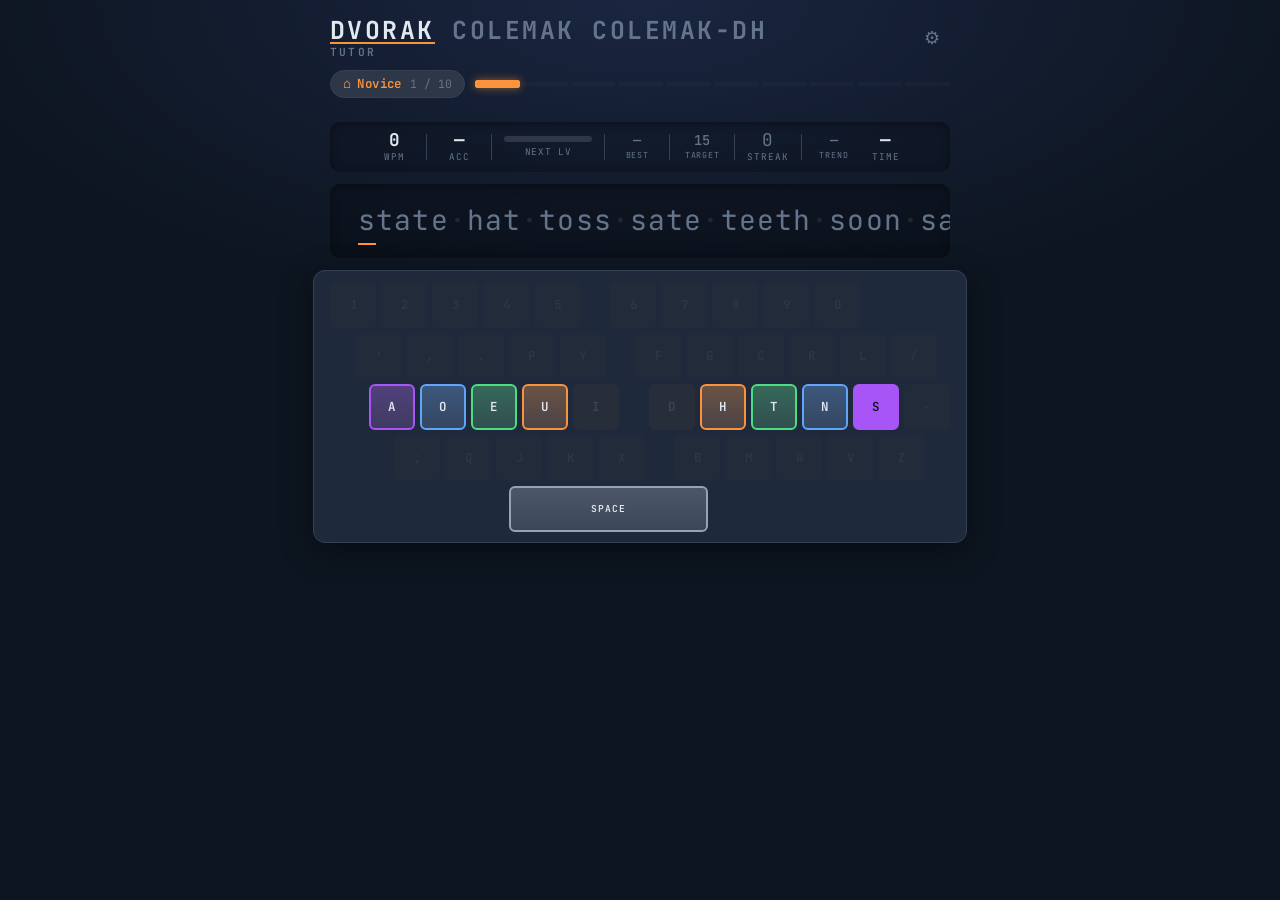
<file: index.html>
<!DOCTYPE html>
<html lang="en">
<head>
  <meta charset="UTF-8">
  <meta name="viewport" content="width=device-width, initial-scale=1.0">
  <title>Dvorak Tutor</title>
  <link rel="preconnect" href="https://fonts.googleapis.com">
  <link rel="preconnect" href="https://fonts.gstatic.com" crossorigin>
  <link href="https://fonts.googleapis.com/css2?family=JetBrains+Mono:wght@400;500;600;700&display=swap" rel="stylesheet">
  <link rel="stylesheet" href="styles.css">
</head>
<body>
<div id="app">

  <header>
    <div id="header-left">
      <nav id="layout-tabs" role="tablist" aria-label="Keyboard layout">
        <button class="layout-tab active" data-layout="dvorak"     role="tab" aria-selected="true"  type="button">Dvorak</button>
        <button class="layout-tab"        data-layout="colemak"    role="tab" aria-selected="false" type="button">Colemak</button>
        <button class="layout-tab"        data-layout="colemak-dh" role="tab" aria-selected="false" type="button">Colemak-DH</button>
      </nav>
      <h1>Tutor</h1>
    </div>
    <button id="settings-btn" type="button"
            aria-label="Settings"
            aria-expanded="false"
            aria-controls="settings-panel">⚙</button>

    <!-- Settings panel — floats below gear icon, does not reflow page -->
    <div id="settings-panel" hidden>

    <div id="settings-header">
      <span id="settings-title">Settings</span>
      <button id="settings-close" type="button" aria-label="Close settings">✕</button>
    </div>

    <div class="setting-row">
      <span class="setting-label" id="label-words">Words per round</span>
      <div class="stepper" role="group" aria-labelledby="label-words">
        <button class="stepper-btn" id="words-dec" type="button" aria-label="Decrease words per round">−</button>
        <span class="stepper-value" id="val-words">100</span>
        <button class="stepper-btn" id="words-inc" type="button" aria-label="Increase words per round">+</button>
      </div>
    </div>

    <div class="setting-row">
      <span class="setting-label" id="label-threshold">Advance at</span>
      <div class="stepper" role="group" aria-labelledby="label-threshold">
        <button class="stepper-btn" id="threshold-dec" type="button" aria-label="Decrease advance threshold">−</button>
        <span class="stepper-value" id="val-threshold">90%</span>
        <button class="stepper-btn" id="threshold-inc" type="button" aria-label="Increase advance threshold">+</button>
      </div>
    </div>

    <div class="setting-row">
      <span class="setting-label" id="label-wpm-gate">Speed gate</span>
      <button class="toggle-btn" id="wpm-gate-toggle" type="button"
              aria-pressed="true" aria-label="Toggle WPM speed gate">ON</button>
    </div>

    <div class="setting-row">
      <span class="setting-label" id="label-timer">Time limit</span>
      <button class="toggle-btn" id="timer-toggle" type="button"
              aria-pressed="false" aria-label="Toggle time limit">OFF</button>
    </div>
    <div class="setting-sub-row" id="timer-stepper" hidden
         role="group" aria-labelledby="label-timer">
      <button class="stepper-btn" id="timer-dec" type="button" aria-label="Decrease time limit">−</button>
      <span class="stepper-value" id="val-timer">60s</span>
      <button class="stepper-btn" id="timer-inc" type="button" aria-label="Increase time limit">+</button>
    </div>

    <div class="setting-row">
      <span class="setting-label" id="label-audio">Sound</span>
      <button class="toggle-btn" id="audio-toggle" type="button"
              aria-pressed="true" aria-label="Toggle sound">ON</button>
    </div>

    <div class="setting-row">
      <span class="setting-label" id="label-mode">Mode</span>
      <button class="toggle-btn" id="mode-toggle" type="button"
              aria-pressed="false" aria-label="Toggle practice mode">Words</button>
    </div>

    <div class="setting-row">
      <span class="setting-label" id="label-kb-style">Keyboard</span>
      <select id="kb-style-select" aria-labelledby="label-kb-style">
        <option value="standard">Full keyboard</option>
        <option value="corne-3x6">Corne 3×6</option>
        <option value="corne-3x5">Corne 3×5</option>
      </select>
    </div>

    <div class="setting-row setting-row-danger">
      <span class="setting-label">Reset progress</span>
      <button class="setting-btn-danger" id="reset-btn" type="button">Reset All</button>
    </div>

    </div><!-- #settings-panel -->
  </header>

  <!-- Level progress map -->
  <div id="level-map">
    <div id="level-chip">
      <span id="chip-icon">⌂</span>
      <span id="chip-name">Novice</span>
      <span id="chip-count">1 / 10</span>
    </div>
    <div id="level-bar">
      <div class="level-seg current" data-level="1"  data-label="Novice"  data-icon="⌂"></div>
      <div class="level-seg locked"  data-level="2"  data-label="Seeker"  data-icon="→"></div>
      <div class="level-seg locked"  data-level="3"  data-label="Scout"   data-icon="↑"></div>
      <div class="level-seg locked"  data-level="4"  data-label="Builder" data-icon="▲"></div>
      <div class="level-seg locked"  data-level="5"  data-label="Shaper"  data-icon="▶"></div>
      <div class="level-seg locked"  data-level="6"  data-label="Climber" data-icon="◈"></div>
      <div class="level-seg locked"  data-level="7"  data-label="Forger"  data-icon="⚙"></div>
      <div class="level-seg locked"  data-level="8"  data-label="Adept"   data-icon="◆"></div>
      <div class="level-seg locked"  data-level="9"  data-label="Expert"  data-icon="★"></div>
      <div class="level-seg locked"  data-level="10" data-label="Master"  data-icon="✦"></div>
    </div>
  </div>

  <!-- Stats bar -->
  <div id="stats">
    <div class="stat">
      <div class="stat-value" id="stat-wpm">0</div>
      <div class="stat-label">WPM</div>
    </div>
    <div class="stat-divider"></div>
    <div class="stat">
      <div class="stat-value" id="stat-acc">—</div>
      <div class="stat-label">ACC</div>
    </div>
    <div class="stat-divider"></div>
    <div id="progress-wrap">
      <div id="progress-bar-bg">
        <div id="progress-bar"></div>
      </div>
      <div id="progress-label">Next Lv</div>
    </div>
    <div class="stat-divider"></div>
    <div class="stat stat-secondary">
      <div class="stat-value" id="stat-best">—</div>
      <div class="stat-label">BEST</div>
    </div>
    <div class="stat-divider" id="target-divider"></div>
    <div class="stat stat-secondary" id="stat-target-wrap">
      <div class="stat-value stat-empty" id="stat-target">—</div>
      <div class="stat-label">TARGET</div>
    </div>
    <div class="stat-divider"></div>
    <div class="stat">
      <div class="stat-value" id="stat-streak">—</div>
      <div class="stat-label">STREAK</div>
    </div>
    <div class="stat-divider"></div>
    <div class="stat stat-secondary">
      <div class="stat-value stat-empty" id="stat-trend">—</div>
      <div class="stat-label">TREND</div>
    </div>
    <!-- Timer countdown — hidden unless time limit is active -->
    <div class="stat-divider" id="timer-divider" hidden></div>
    <div class="stat" id="stat-timer-wrap" hidden>
      <div class="stat-value" id="stat-timer">—</div>
      <div class="stat-label">TIME</div>
    </div>
  </div>

  <!-- Typed-text display -->
  <div id="text-display" aria-label="Practice text" aria-live="polite">
    <div id="text-inner"></div>
  </div>

  <!-- Keyboard diagram -->
  <div id="keyboard" aria-hidden="true">

    <!-- Number row -->
    <div class="key-row row-number">
      <div class="key" data-char="1" data-finger="pinky-left"   data-level="10">1</div>
      <div class="key" data-char="2" data-finger="ring-left"    data-level="10">2</div>
      <div class="key" data-char="3" data-finger="middle-left"  data-level="10">3</div>
      <div class="key" data-char="4" data-finger="index-left"   data-level="10">4</div>
      <div class="key" data-char="5" data-finger="index-left"   data-level="10">5</div>
      <div class="hand-gap"></div>
      <div class="key" data-char="6" data-finger="index-right"  data-level="10">6</div>
      <div class="key" data-char="7" data-finger="index-right"  data-level="10">7</div>
      <div class="key" data-char="8" data-finger="middle-right" data-level="10">8</div>
      <div class="key" data-char="9" data-finger="ring-right"   data-level="10">9</div>
      <div class="key" data-char="0" data-finger="pinky-right"  data-level="10">0</div>
    </div>

    <!-- Upper row: ' , . p y  f g c r l / -->
    <div class="key-row row-upper">
      <div class="key" data-char="'"  data-finger="pinky-left"   data-level="10">'</div>
      <div class="key" data-char=","  data-finger="ring-left"    data-level="10">,</div>
      <div class="key" data-char="."  data-finger="middle-left"  data-level="10">.</div>
      <div class="key" data-char="p"  data-finger="index-left"   data-level="5">p</div>
      <div class="key" data-char="y"  data-finger="index-left"   data-level="6">y</div>
      <div class="hand-gap"></div>
      <div class="key" data-char="f"  data-finger="index-right"  data-level="4">f</div>
      <div class="key" data-char="g"  data-finger="index-right"  data-level="5">g</div>
      <div class="key" data-char="c"  data-finger="middle-right" data-level="4">c</div>
      <div class="key" data-char="r"  data-finger="ring-right"   data-level="3">r</div>
      <div class="key" data-char="l"  data-finger="pinky-right"  data-level="3">l</div>
      <div class="key" data-char="/"  data-finger="pinky-right"  data-level="10">/</div>
    </div>

    <!-- Home row: a o e u i  d h t n s - -->
    <div class="key-row row-home">
      <div class="key" data-char="a" data-finger="pinky-left"   data-level="1">a</div>
      <div class="key" data-char="o" data-finger="ring-left"    data-level="1">o</div>
      <div class="key" data-char="e" data-finger="middle-left"  data-level="1">e</div>
      <div class="key" data-char="u" data-finger="index-left"   data-level="1">u</div>
      <div class="key" data-char="i" data-finger="index-left"   data-level="2">i</div>
      <div class="hand-gap"></div>
      <div class="key" data-char="d" data-finger="index-right"  data-level="2">d</div>
      <div class="key" data-char="h" data-finger="index-right"  data-level="1">h</div>
      <div class="key" data-char="t" data-finger="middle-right" data-level="1">t</div>
      <div class="key" data-char="n" data-finger="ring-right"   data-level="1">n</div>
      <div class="key" data-char="s" data-finger="pinky-right"  data-level="1">s</div>
      <div class="key" data-char="-" data-finger="pinky-right"  data-level="10">-</div>
    </div>

    <!-- Bottom row: ; q j k x  b m w v z -->
    <div class="key-row row-bottom">
      <div class="key" data-char=";" data-finger="pinky-left"   data-level="10">;</div>
      <div class="key" data-char="q" data-finger="ring-left"    data-level="9">q</div>
      <div class="key" data-char="j" data-finger="middle-left"  data-level="9">j</div>
      <div class="key" data-char="k" data-finger="index-left"   data-level="8">k</div>
      <div class="key" data-char="x" data-finger="index-left"   data-level="9">x</div>
      <div class="hand-gap"></div>
      <div class="key" data-char="b" data-finger="index-right"  data-level="6">b</div>
      <div class="key" data-char="m" data-finger="index-right"  data-level="7">m</div>
      <div class="key" data-char="w" data-finger="middle-right" data-level="7">w</div>
      <div class="key" data-char="v" data-finger="ring-right"   data-level="8">v</div>
      <div class="key" data-char="z" data-finger="pinky-right"  data-level="9">z</div>
    </div>

    <!-- Space bar -->
    <div class="key-row row-space">
      <div class="key key-space" data-char=" " data-finger="thumb" data-level="1">space</div>
    </div>

  </div><!-- #keyboard -->

  <!-- Round result banner -->
  <div id="banner" role="status"></div>

  <!-- End-of-round summary card (shown after each round) -->
  <div id="summary-card" hidden>
    <div class="sum-stat">
      <div class="sum-value" id="sum-wpm">—</div>
      <div class="sum-label">WPM</div>
      <div id="wpm-target" hidden></div>
    </div>
    <div class="sum-divider"></div>
    <div class="sum-stat">
      <div class="sum-value" id="sum-acc">—</div>
      <div class="sum-label">ACC</div>
    </div>
    <div class="sum-divider"></div>
    <div class="sum-stat">
      <div class="sum-value" id="sum-time">—</div>
      <div class="sum-label">TIME</div>
    </div>
    <div class="sum-divider"></div>
    <div class="sum-stat">
      <div class="sum-stars" id="sum-stars">
        <span class="star">★</span>
        <span class="star">★</span>
        <span class="star">★</span>
      </div>
      <div class="sum-label">RATING</div>
    </div>
    <div class="sum-divider"></div>
    <div class="sum-stat">
      <div class="sum-value" id="sum-day-streak">—</div>
      <div class="sum-label">DAY STREAK</div>
    </div>
    <div class="sum-stat sum-stat-sparkline" id="sum-sparkline-wrap" title="Click to view history">
      <div id="sum-sparkline"></div>
      <div class="sum-label" id="sum-trend">TREND</div>
    </div>
  </div>

  <!-- Advance level button (shown after passing a round) -->
  <button id="advance-btn" type="button">Advance to Level 2 →</button>

  <!-- Post-round action buttons — shown only after a round ends -->
  <div id="round-actions">
    <button id="restart-btn" type="button">Try Again</button>
    <button id="drill-btn"   type="button">Drill Weak Keys</button>
  </div>

  <!-- History panel — overlay shown when sparkline is clicked -->
  <div id="history-panel" hidden aria-label="Round history">
    <div id="history-header">
      <span id="history-title">Round History — Level 1</span>
      <button id="history-close" type="button" aria-label="Close history">✕</button>
    </div>
    <div id="history-chart"></div>
    <table id="history-table">
      <thead>
        <tr><th>#</th><th>WPM</th><th>ACC</th><th>Date</th></tr>
      </thead>
      <tbody id="history-tbody"></tbody>
    </table>
  </div>

</div><!-- #app -->

<script src="words.js"></script>
<script src="app.js"></script>
</body>
</html>
</file>
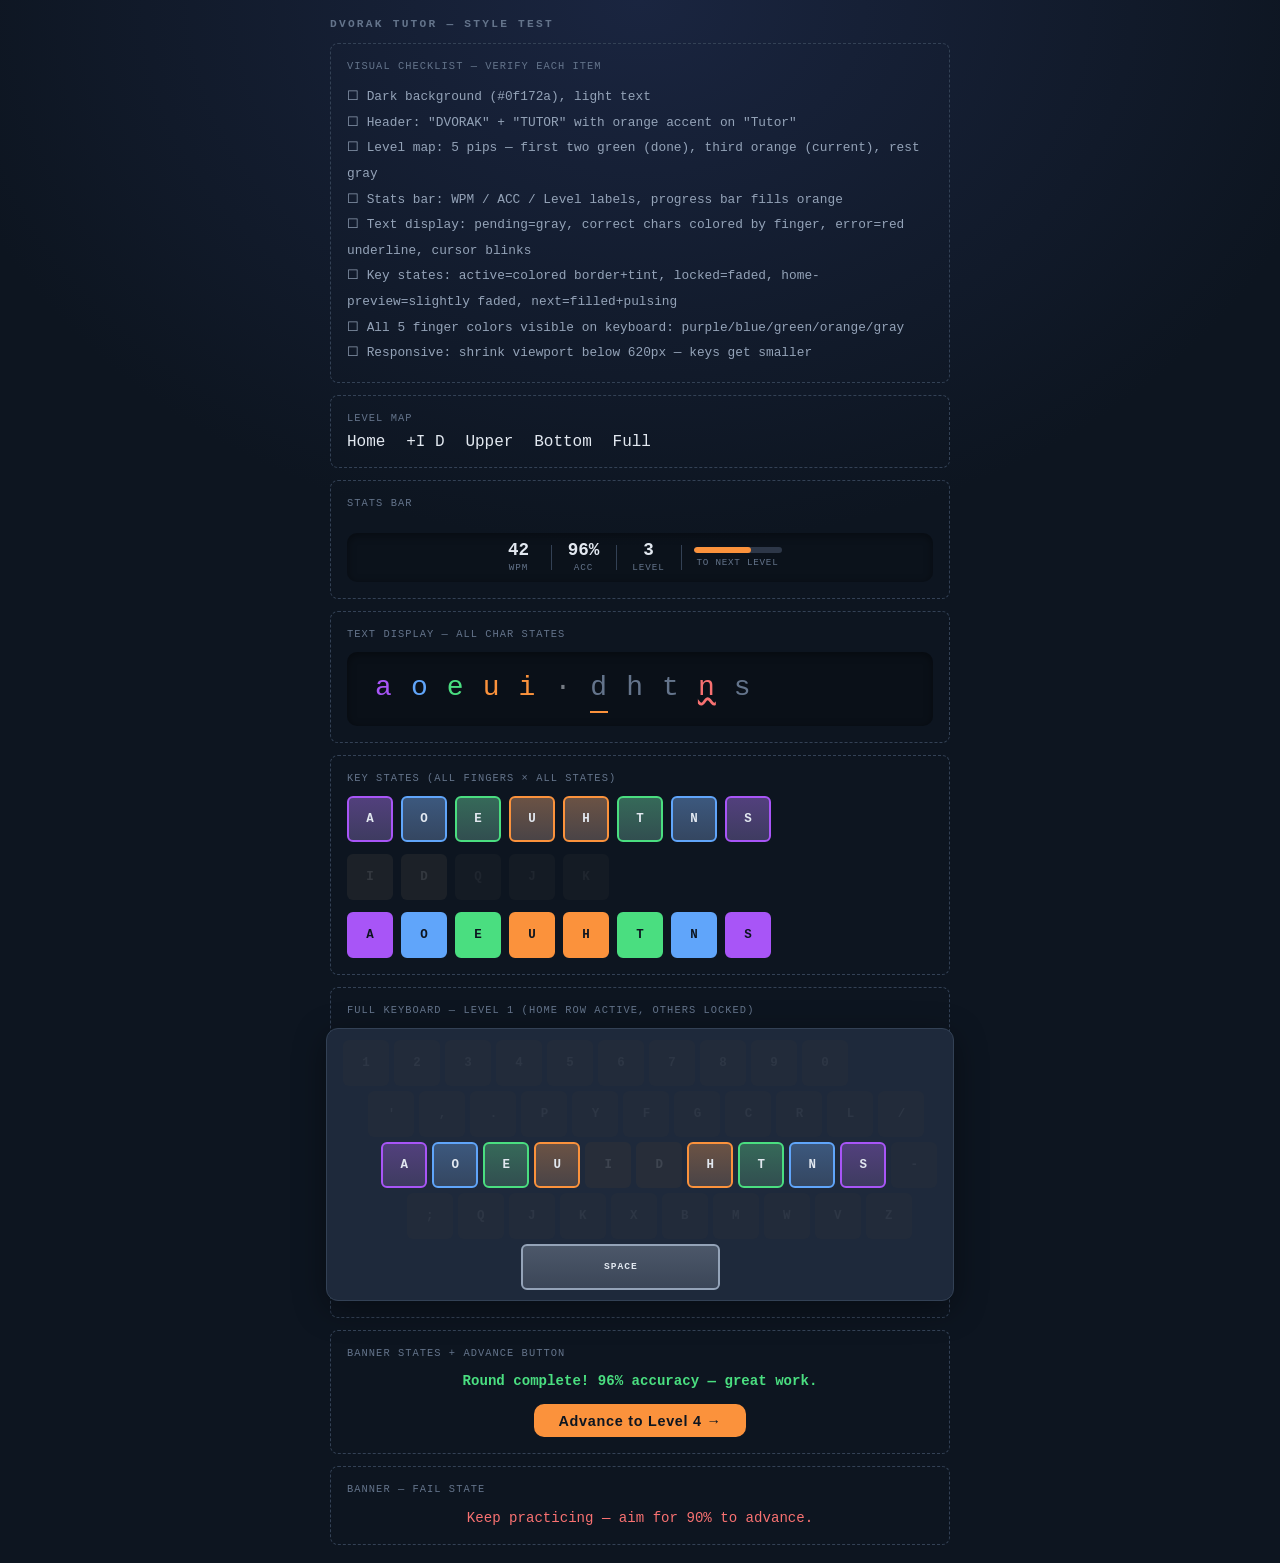
<file: tests/styles.test.html>
<!DOCTYPE html>
<html lang="en">
<head>
  <meta charset="UTF-8">
  <title>styles.css — Visual Test</title>
  <link rel="stylesheet" href="../styles.css">
  <style>
    .test-section {
      border: 1px dashed #334155;
      border-radius: 8px;
      padding: 1rem;
      display: flex;
      flex-direction: column;
      gap: 0.75rem;
    }
    .test-label {
      font-size: 0.65rem;
      text-transform: uppercase;
      letter-spacing: 0.1em;
      color: #64748b;
    }
    .row { display: flex; gap: 8px; flex-wrap: wrap; align-items: center; }
    .checklist { list-style: none; font-size: 0.8rem; color: #94a3b8; line-height: 2; }
    .checklist li::before { content: '☐ '; }
  </style>
</head>
<body>
<div id="app">

  <header>
    <h1>Dvorak <span>Tutor</span> — Style Test</h1>
  </header>

  <!-- ── CHECKLIST ─────────────────────────────────────────────── -->
  <div class="test-section">
    <div class="test-label">Visual Checklist — verify each item</div>
    <ul class="checklist">
      <li>Dark background (#0f172a), light text</li>
      <li>Header: "DVORAK" + "TUTOR" with orange accent on "Tutor"</li>
      <li>Level map: 5 pips — first two green (done), third orange (current), rest gray</li>
      <li>Stats bar: WPM / ACC / Level labels, progress bar fills orange</li>
      <li>Text display: pending=gray, correct chars colored by finger, error=red underline, cursor blinks</li>
      <li>Key states: active=colored border+tint, locked=faded, home-preview=slightly faded, next=filled+pulsing</li>
      <li>All 5 finger colors visible on keyboard: purple/blue/green/orange/gray</li>
      <li>Responsive: shrink viewport below 620px — keys get smaller</li>
    </ul>
  </div>

  <!-- ── LEVEL MAP ─────────────────────────────────────────────── -->
  <div class="test-section">
    <div class="test-label">Level Map</div>
    <div id="level-map">
      <div class="level-pip done">    <div class="level-pip-dot"></div> Home </div>
      <div class="level-pip-connector"></div>
      <div class="level-pip done">    <div class="level-pip-dot"></div> +I D </div>
      <div class="level-pip-connector"></div>
      <div class="level-pip current"> <div class="level-pip-dot"></div> Upper </div>
      <div class="level-pip-connector"></div>
      <div class="level-pip">         <div class="level-pip-dot"></div> Bottom </div>
      <div class="level-pip-connector"></div>
      <div class="level-pip">         <div class="level-pip-dot"></div> Full </div>
    </div>
  </div>

  <!-- ── STATS BAR ─────────────────────────────────────────────── -->
  <div class="test-section">
    <div class="test-label">Stats Bar</div>
    <div id="stats">
      <div class="stat">
        <div class="stat-value" id="stat-wpm">42</div>
        <div class="stat-label">WPM</div>
      </div>
      <div class="stat-divider"></div>
      <div class="stat">
        <div class="stat-value" id="stat-acc">96%</div>
        <div class="stat-label">ACC</div>
      </div>
      <div class="stat-divider"></div>
      <div class="stat">
        <div class="stat-value" id="stat-level">3</div>
        <div class="stat-label">Level</div>
      </div>
      <div class="stat-divider"></div>
      <div id="progress-wrap">
        <div id="progress-bar-bg">
          <div id="progress-bar" style="width:65%"></div>
        </div>
        <div id="progress-label">to next level</div>
      </div>
    </div>
  </div>

  <!-- ── TEXT DISPLAY ──────────────────────────────────────────── -->
  <div class="test-section">
    <div class="test-label">Text Display — all char states</div>
    <div id="text-display">
      <!-- correct chars colored by finger -->
      <span class="char correct" data-finger="pinky-left">a</span>
      <span class="char correct" data-finger="ring-left">o</span>
      <span class="char correct" data-finger="middle-left">e</span>
      <span class="char correct" data-finger="index-left">u</span>
      <span class="char correct" data-finger="index-left">i</span>
      <span class="char-space correct" data-finger="thumb"> </span>
      <!-- cursor on current char -->
      <span class="char pending cursor" data-finger="index-right">d</span>
      <span class="char pending" data-finger="index-right">h</span>
      <span class="char pending" data-finger="middle-right">t</span>
      <!-- error -->
      <span class="char error" data-finger="ring-right">n</span>
      <span class="char pending" data-finger="pinky-right">s</span>
    </div>
  </div>

  <!-- ── KEY STATES ────────────────────────────────────────────── -->
  <div class="test-section">
    <div class="test-label">Key States (all fingers × all states)</div>
    <div class="row">
      <div class="key" data-finger="pinky-left"  data-state="active">a</div>
      <div class="key" data-finger="ring-left"   data-state="active">o</div>
      <div class="key" data-finger="middle-left" data-state="active">e</div>
      <div class="key" data-finger="index-left"  data-state="active">u</div>
      <div class="key" data-finger="index-right" data-state="active">h</div>
      <div class="key" data-finger="middle-right"data-state="active">t</div>
      <div class="key" data-finger="ring-right"  data-state="active">n</div>
      <div class="key" data-finger="pinky-right" data-state="active">s</div>
    </div>
    <div class="row">
      <div class="key" data-finger="index-left"  data-state="home-preview">i</div>
      <div class="key" data-finger="index-right" data-state="home-preview">d</div>
      <div class="key" data-finger="pinky-left"  data-state="locked">q</div>
      <div class="key" data-finger="ring-left"   data-state="locked">j</div>
      <div class="key" data-finger="middle-left" data-state="locked">k</div>
    </div>
    <div class="row">
      <div class="key" data-finger="pinky-left"  data-state="next">a</div>
      <div class="key" data-finger="ring-left"   data-state="next">o</div>
      <div class="key" data-finger="middle-left" data-state="next">e</div>
      <div class="key" data-finger="index-left"  data-state="next">u</div>
      <div class="key" data-finger="index-right" data-state="next">h</div>
      <div class="key" data-finger="middle-right"data-state="next">t</div>
      <div class="key" data-finger="ring-right"  data-state="next">n</div>
      <div class="key" data-finger="pinky-right" data-state="next">s</div>
    </div>
  </div>

  <!-- ── FULL KEYBOARD (Level 1 state) ─────────────────────────── -->
  <div class="test-section">
    <div class="test-label">Full Keyboard — Level 1 (home row active, others locked)</div>
    <div id="keyboard">
      <!-- Number row -->
      <div class="key-row row-number">
        <div class="key" data-finger="pinky-left"  data-state="locked">1</div>
        <div class="key" data-finger="ring-left"   data-state="locked">2</div>
        <div class="key" data-finger="middle-left" data-state="locked">3</div>
        <div class="key" data-finger="index-left"  data-state="locked">4</div>
        <div class="key" data-finger="index-left"  data-state="locked">5</div>
        <div class="key" data-finger="index-right" data-state="locked">6</div>
        <div class="key" data-finger="index-right" data-state="locked">7</div>
        <div class="key" data-finger="middle-right"data-state="locked">8</div>
        <div class="key" data-finger="ring-right"  data-state="locked">9</div>
        <div class="key" data-finger="pinky-right" data-state="locked">0</div>
      </div>
      <!-- Upper row -->
      <div class="key-row row-upper">
        <div class="key" data-finger="pinky-left"  data-state="locked">'</div>
        <div class="key" data-finger="ring-left"   data-state="locked">,</div>
        <div class="key" data-finger="middle-left" data-state="locked">.</div>
        <div class="key" data-finger="index-left"  data-state="locked">p</div>
        <div class="key" data-finger="index-left"  data-state="locked">y</div>
        <div class="key" data-finger="index-right" data-state="locked">f</div>
        <div class="key" data-finger="index-right" data-state="locked">g</div>
        <div class="key" data-finger="middle-right"data-state="locked">c</div>
        <div class="key" data-finger="ring-right"  data-state="locked">r</div>
        <div class="key" data-finger="pinky-right" data-state="locked">l</div>
        <div class="key" data-finger="pinky-right" data-state="locked">/</div>
      </div>
      <!-- Home row -->
      <div class="key-row row-home">
        <div class="key" data-finger="pinky-left"  data-state="active">a</div>
        <div class="key" data-finger="ring-left"   data-state="active">o</div>
        <div class="key" data-finger="middle-left" data-state="active">e</div>
        <div class="key" data-finger="index-left"  data-state="active">u</div>
        <div class="key" data-finger="index-left"  data-state="home-preview">i</div>
        <div class="key" data-finger="index-right" data-state="home-preview">d</div>
        <div class="key" data-finger="index-right" data-state="active">h</div>
        <div class="key" data-finger="middle-right"data-state="active">t</div>
        <div class="key" data-finger="ring-right"  data-state="active">n</div>
        <div class="key" data-finger="pinky-right" data-state="active">s</div>
        <div class="key" data-finger="pinky-right" data-state="locked">-</div>
      </div>
      <!-- Bottom row -->
      <div class="key-row row-bottom">
        <div class="key" data-finger="pinky-left"  data-state="locked">;</div>
        <div class="key" data-finger="ring-left"   data-state="locked">q</div>
        <div class="key" data-finger="middle-left" data-state="locked">j</div>
        <div class="key" data-finger="index-left"  data-state="locked">k</div>
        <div class="key" data-finger="index-left"  data-state="locked">x</div>
        <div class="key" data-finger="index-right" data-state="locked">b</div>
        <div class="key" data-finger="index-right" data-state="locked">m</div>
        <div class="key" data-finger="middle-right"data-state="locked">w</div>
        <div class="key" data-finger="ring-right"  data-state="locked">v</div>
        <div class="key" data-finger="pinky-right" data-state="locked">z</div>
      </div>
      <!-- Space row -->
      <div class="key-row row-space">
        <div class="key key-space" data-finger="thumb" data-state="active">space</div>
      </div>
    </div>
  </div>

  <!-- ── BANNER & BUTTON ───────────────────────────────────────── -->
  <div class="test-section">
    <div class="test-label">Banner states + Advance button</div>
    <div id="banner" class="success">Round complete! 96% accuracy — great work.</div>
    <button id="advance-btn" class="visible">Advance to Level 4 →</button>
  </div>
  <div class="test-section">
    <div class="test-label">Banner — fail state</div>
    <div id="banner" class="fail">Keep practicing — aim for 90% to advance.</div>
  </div>

</div><!-- #app -->
</body>
</html>
</file>
<file: styles.css>
/* ─── Custom Properties ──────────────────────────────────────── */
:root {
  --bg:         #0d1520;
  --surface:    #1e293b;
  --surface-2:  #2d3748;
  --text:       #e2e8f0;
  --text-muted: #64748b;
  --border:     #334155;

  --finger-pinky:  #a855f7;
  --finger-ring:   #60a5fa;
  --finger-middle: #4ade80;
  --finger-index:  #fb923c;
  --finger-thumb:  #94a3b8;

  --key-size:   46px;
  --key-gap:    5px;
  --key-radius: 6px;
  --transition: 150ms ease;
}

/* ─── Reset & Base ───────────────────────────────────────────── */
*, *::before, *::after { box-sizing: border-box; margin: 0; padding: 0; }

body {
  background: var(--bg);
  background-image: radial-gradient(ellipse 80% 50% at 50% 0%, #1a2540 0%, transparent 70%);
  color: var(--text);
  font-family: 'JetBrains Mono', monospace;
  min-height: 100vh;
  display: flex;
  flex-direction: column;
  align-items: center;
  padding: 1rem 1rem 1rem;
}

/* ─── App Container ──────────────────────────────────────────── */
#app {
  width: 100%;
  max-width: 620px;
  display: flex;
  flex-direction: column;
  gap: 0.75rem;
}

/* ─── Header ─────────────────────────────────────────────────── */
header {
  position: relative;
  display: flex;
  align-items: center;
  justify-content: space-between;
  padding: 0.1rem 0;
}

/* ─── Header left block (tabs + h1) ─────────────────────────── */
#header-left {
  display: flex;
  flex-direction: column;
  gap: 0.05rem;
}

#layout-tabs {
  display: flex;
  gap: 1.1rem;
  align-items: baseline;
}

.layout-tab {
  background: none;
  border: none;
  padding: 0;
  font-family: inherit;
  font-size: 1.55rem;
  font-weight: 700;
  letter-spacing: 0.1em;
  text-transform: uppercase;
  color: var(--text-muted);
  cursor: pointer;
  border-bottom: 2px solid transparent;
  transition: color var(--transition), border-color var(--transition);
  line-height: 1;
}

.layout-tab.active {
  color: var(--text);
  border-bottom-color: var(--finger-index);
}

.layout-tab:not(.active):hover {
  color: var(--text);
}

h1 {
  font-size: 0.7rem;
  font-weight: 600;
  letter-spacing: 0.2em;
  text-transform: uppercase;
  color: var(--text-muted);
  margin: 0;
}

/* ─── Level Map (chip + segmented bar) ──────────────────────── */
#level-map {
  display: flex;
  align-items: center;
  gap: 0.65rem;
  margin-top: -0.2rem;
}

/* Pill chip — shows current level icon, name, count */
#level-chip {
  display: flex;
  align-items: center;
  gap: 0.4rem;
  background: var(--surface-2);
  border: 1px solid var(--border);
  border-radius: 999px;
  padding: 0.28rem 0.75rem;
  font-size: 0.78rem;
  white-space: nowrap;
  flex-shrink: 0;
  transition: border-color var(--transition);
}

#chip-icon {
  font-size: 0.85rem;
  line-height: 1;
  color: var(--finger-index);
}

#chip-name {
  font-weight: 600;
  color: var(--finger-index);
  letter-spacing: 0.03em;
}

#chip-count {
  color: var(--text-muted);
  font-size: 0.72rem;
  padding-left: 0.1rem;
}

/* Segmented bar */
#level-bar {
  display: flex;
  gap: 3px;
  flex: 1;
  align-items: center;
  height: 24px;
}

.level-seg {
  flex: 1;
  height: 4px;
  border-radius: 2px;
  background: var(--surface-2);
  border: 1px solid var(--border);
  transition: height 120ms ease, background 120ms ease, opacity 120ms ease,
              box-shadow 120ms ease;
  position: relative;
  cursor: default;
}

/* Tooltip via pseudo-element */
.level-seg::after {
  content: attr(data-label);
  position: absolute;
  bottom: calc(100% + 7px);
  left: 50%;
  transform: translateX(-50%);
  background: var(--surface-2);
  border: 1px solid var(--border);
  color: var(--text);
  font-size: 0.68rem;
  letter-spacing: 0.04em;
  padding: 2px 7px;
  border-radius: 4px;
  white-space: nowrap;
  opacity: 0;
  pointer-events: none;
  transition: opacity 100ms ease;
}

/* Done — green, clickable */
.level-seg.done {
  background: var(--finger-middle);
  border-color: var(--finger-middle);
  cursor: pointer;
}
.level-seg.done:hover {
  height: 7px;
}
.level-seg.done:hover::after {
  opacity: 1;
}

/* Current — orange, taller, glow, clickable */
.level-seg.current {
  background: var(--finger-index);
  border-color: var(--finger-index);
  height: 8px;
  cursor: pointer;
  box-shadow: 0 0 8px color-mix(in srgb, var(--finger-index) 55%, transparent);
}
.level-seg.current:hover::after {
  opacity: 1;
}

/* Locked — dim */
.level-seg.locked {
  opacity: 0.18;
}

/* ─── Stats Bar ──────────────────────────────────────────────── */
#stats {
  display: flex;
  gap: 0.75rem;
  justify-content: center;
  align-items: center;
  background: rgba(0,0,0,0.15);
  border-radius: 10px;
  padding: 0.6rem 1.2rem;
  box-shadow: inset 0 2px 8px rgba(0,0,0,0.4);
  margin-top: 0.75rem;
}

.stat {
  display: flex;
  flex-direction: column;
  align-items: center;
  gap: 2px;
  min-width: 40px;
}

.stat-value {
  font-size: 1.1rem;
  font-weight: 700;
  font-variant-numeric: tabular-nums;
  line-height: 1;
  transition: color 0.3s ease;
}

.stat-good  { color: var(--finger-middle); }
.stat-warn  { color: var(--finger-index);  }
.stat-bad   { color: #f87171;              }
.stat-empty { color: var(--text-muted); font-weight: 400; }

.stat-secondary .stat-value {
  font-size: 0.85rem;
  font-weight: 500;
  color: var(--text-muted);
}
.stat-secondary .stat-label {
  font-size: 0.52rem;
}

.stat-label {
  font-size: 0.58rem;
  text-transform: uppercase;
  letter-spacing: 0.1em;
  color: var(--text-muted);
}

.stat-divider {
  width: 1px;
  height: 1.6rem;
  background: var(--border);
  flex-shrink: 0;
}

/* Progress bar inside stats */
#progress-wrap {
  display: flex;
  flex-direction: column;
  align-items: center;
  gap: 4px;
}

#progress-bar-bg {
  width: 88px;
  height: 6px;
  background: var(--surface-2);
  border-radius: 99px;
  overflow: hidden;
}

#progress-bar {
  height: 100%;
  background: var(--finger-index);
  border-radius: 99px;
  width: 0%;
  transition: width 0.4s ease, background 0.4s ease;
}
#progress-bar.progress-complete { background: var(--finger-middle); }

#progress-label {
  font-size: 0.58rem;
  color: var(--text-muted);
  letter-spacing: 0.08em;
  text-transform: uppercase;
}

/* ─── Text Display ───────────────────────────────────────────── */
#text-display {
  background: rgba(0, 0, 0, 0.25);
  border: none;
  border-radius: 10px;
  padding: 0.85rem 1.5rem 0.85rem 1.75rem;
  font-family: 'JetBrains Mono', monospace;
  font-size: 1.75rem;
  letter-spacing: 0.04em;
  line-height: 1.6;
  overflow: hidden;
  white-space: nowrap;
  box-shadow: inset 0 2px 8px rgba(0, 0, 0, 0.4);
}

#text-inner {
  display: inline-block;
  white-space: nowrap;
  transition: transform 0.08s ease;
}

@keyframes phrase-fade-in {
  from { opacity: 0; transform: translateY(4px); }
  to   { opacity: 1; transform: translateY(0); }
}

#text-display.phrase-fade {
  animation: phrase-fade-in 0.15s ease;
}

/* Each character in the text display */
.char {
  position: relative;
  display: inline-block;
}

.char.pending { color: var(--text-muted); }

.char.error {
  color: #f87171;
  text-decoration: underline wavy #f87171;
}

/* Finger colors for correctly typed chars */
.char.correct[data-finger="pinky-left"],
.char.correct[data-finger="pinky-right"]  { color: var(--finger-pinky);  }
.char.correct[data-finger="ring-left"],
.char.correct[data-finger="ring-right"]   { color: var(--finger-ring);   }
.char.correct[data-finger="middle-left"],
.char.correct[data-finger="middle-right"] { color: var(--finger-middle); }
.char.correct[data-finger="index-left"],
.char.correct[data-finger="index-right"]  { color: var(--finger-index);  }
.char.correct[data-finger="thumb"]        { color: var(--finger-thumb);  }

@keyframes cursor-blink {
  0%, 49.9% { border-bottom-color: var(--finger-index); }
  50%, 100%  { border-bottom-color: transparent; }
}

.char.cursor {
  border-bottom: 2px solid var(--finger-index);
  animation: cursor-blink 1.2s step-start infinite;
}

@keyframes char-shake {
  0%, 100% { transform: translateX(0);   }
  25%       { transform: translateX(-4px); }
  75%       { transform: translateX(4px);  }
}
.char.char-shake { animation: char-shake 250ms ease forwards; }

/* Space character placeholder */
.char-space::before { content: '·'; opacity: 0.2; }
.char-space.correct::before { opacity: 0.5; }

/* ─── Keyboard ───────────────────────────────────────────────── */
#keyboard {
  background: var(--surface);
  border: 1px solid var(--border);
  border-radius: 12px;
  padding: 0.65rem 1rem;
  display: flex;
  flex-direction: column;
  gap: var(--key-gap);
  align-self: center;
  box-shadow: 0 8px 32px rgba(0, 0, 0, 0.4);
}

.key-row {
  display: flex;
  gap: var(--key-gap);
}

.hand-gap {
  width: 20px;
  flex-shrink: 0;
}

/* Standard keyboard stagger (fraction of key-size + gap) */
.key-row.row-upper  { padding-left: calc(var(--key-size) * 0.5  + var(--key-gap) * 0.5);  }
.key-row.row-home   { padding-left: calc(var(--key-size) * 0.75 + var(--key-gap) * 0.75); }
.key-row.row-bottom { padding-left: calc(var(--key-size) * 1.25 + var(--key-gap) * 1.25); }
.key-row.row-space  { padding-left: calc(var(--key-size) * 3.5  + var(--key-gap) * 3.5);  }

/* ─── Individual Key ─────────────────────────────────────────── */
.key {
  width:  var(--key-size);
  height: var(--key-size);
  display: flex;
  align-items: center;
  justify-content: center;
  border-radius: var(--key-radius);
  font-size: 0.78rem;
  font-weight: 600;
  text-transform: uppercase;
  border: 2px solid transparent;
  background: var(--surface-2);
  color: var(--text-muted);
  flex-shrink: 0;
  position: relative;
  transition: background var(--transition),
              border-color var(--transition),
              opacity var(--transition),
              color var(--transition),
              transform var(--transition);
}

/* Error heatmap overlay — red tint, opacity set directly by JS per key */
.key::after {
  content: '';
  position: absolute;
  inset: 0;
  border-radius: inherit;
  background: #f87171;
  opacity: var(--err-opacity, 0);
  pointer-events: none;
}

.key-space {
  width: calc(var(--key-size) * 4 + var(--key-gap) * 3);
  font-size: 0.6rem;
  letter-spacing: 0.1em;
}

/* ── Key States ──────────────────────────────────────────────── */

.key[data-state="locked"] {
  opacity: 0.18;
  filter: saturate(0);
}

/* I and D visible-but-not-active at Level 1 */
.key[data-state="home-preview"] {
  opacity: 0.38;
  filter: saturate(0);
}

.key[data-state="active"] {
  color: var(--text);
  opacity: 1;
}

.key[data-state="next"] {
  color: var(--bg);
  opacity: 1;
  z-index: 1;
}

/* ── Finger tints on active & next keys ─────────────────────── */
.key[data-finger="pinky-left"][data-state="active"],
.key[data-finger="pinky-right"][data-state="active"] {
  border-color: var(--finger-pinky);
  background: linear-gradient(to bottom,
    color-mix(in srgb, var(--finger-pinky) 30%, var(--surface-2)) 0%,
    color-mix(in srgb, var(--finger-pinky) 14%, var(--surface-2)) 100%);
}
.key[data-finger="pinky-left"][data-state="next"],
.key[data-finger="pinky-right"][data-state="next"] {
  background: var(--finger-pinky);
  border-color: var(--finger-pinky);
}

.key[data-finger="ring-left"][data-state="active"],
.key[data-finger="ring-right"][data-state="active"] {
  border-color: var(--finger-ring);
  background: linear-gradient(to bottom,
    color-mix(in srgb, var(--finger-ring) 30%, var(--surface-2)) 0%,
    color-mix(in srgb, var(--finger-ring) 14%, var(--surface-2)) 100%);
}
.key[data-finger="ring-left"][data-state="next"],
.key[data-finger="ring-right"][data-state="next"] {
  background: var(--finger-ring);
  border-color: var(--finger-ring);
}

.key[data-finger="middle-left"][data-state="active"],
.key[data-finger="middle-right"][data-state="active"] {
  border-color: var(--finger-middle);
  background: linear-gradient(to bottom,
    color-mix(in srgb, var(--finger-middle) 30%, var(--surface-2)) 0%,
    color-mix(in srgb, var(--finger-middle) 14%, var(--surface-2)) 100%);
}
.key[data-finger="middle-left"][data-state="next"],
.key[data-finger="middle-right"][data-state="next"] {
  background: var(--finger-middle);
  border-color: var(--finger-middle);
}

.key[data-finger="index-left"][data-state="active"],
.key[data-finger="index-right"][data-state="active"] {
  border-color: var(--finger-index);
  background: linear-gradient(to bottom,
    color-mix(in srgb, var(--finger-index) 30%, var(--surface-2)) 0%,
    color-mix(in srgb, var(--finger-index) 14%, var(--surface-2)) 100%);
}
.key[data-finger="index-left"][data-state="next"],
.key[data-finger="index-right"][data-state="next"] {
  background: var(--finger-index);
  border-color: var(--finger-index);
}

.key[data-finger="thumb"][data-state="active"] {
  border-color: var(--finger-thumb);
  background: linear-gradient(to bottom,
    color-mix(in srgb, var(--finger-thumb) 30%, var(--surface-2)) 0%,
    color-mix(in srgb, var(--finger-thumb) 14%, var(--surface-2)) 100%);
}
.key[data-finger="thumb"][data-state="next"] {
  background: var(--finger-thumb);
  border-color: var(--finger-thumb);
}

/* ── Next-key pulse animation ────────────────────────────────── */
@keyframes key-pulse {
  0%, 100% { transform: scale(1);    filter: drop-shadow(0 0 0px currentColor); }
  50%       { transform: scale(1.1); filter: drop-shadow(0 0 8px currentColor); }
}

.key[data-state="next"] { animation: key-pulse 0.75s ease-in-out infinite; }

/* ── Correct/error flash ─────────────────────────────────────── */
@keyframes flash-ok  {
  0%   { filter: brightness(2.2); }
  100% { filter: brightness(1);   }
}
@keyframes flash-err {
  0%, 100% { transform: translateX(0);   }
  25%       { transform: translateX(-5px); }
  75%       { transform: translateX(5px);  }
}

.key.flash-ok  { animation: flash-ok  220ms ease forwards; }
.key.flash-err { animation: flash-err 280ms ease forwards; }

@keyframes wpm-flash {
  0%   { color: var(--finger-index); }
  100% { color: inherit; }
}
.stat-wpm-flash { animation: wpm-flash 250ms ease forwards; }

/* ── Corne column layout ─────────────────────────────────────── */

.corne-body {
  display: flex;
  align-items: flex-start;
  gap: 20px;
}

.corne-half {
  display: flex;
  align-items: flex-start;
  gap: var(--key-gap);
}

.corne-col {
  display: flex;
  flex-direction: column;
  gap: var(--key-gap);
  margin-top: var(--col-offset, 0px);
}

.corne-thumbs {
  display: flex;
  margin-top: 6px;
  /* Offset past left half (5 cols) + two gaps + hand-gap div = 60px total separation */
  padding-left: calc(5 * var(--key-size) + 4 * var(--key-gap) + 60px);
}

.corne-thumb {
  display: flex;
  gap: var(--key-gap);
}

/* Placeholder modifier keys — always dim, not trainable */
.key-mod {
  opacity: 0.15;
  filter: saturate(0);
  font-size: 0.5rem;
  letter-spacing: 0;
  pointer-events: none;
}

/* Keep mod keys dim regardless of data-state (renderKeyboard won't touch them) */
.key-mod[data-state] {
  opacity: 0.15 !important;
  filter: saturate(0) !important;
  background: var(--surface-2) !important;
  border-color: transparent !important;
}

/* ─── Banner (round result) ──────────────────────────────────── */
#banner {
  text-align: center;
  font-size: 0.88rem;
  color: var(--text-muted);
  padding: 0.15rem;
  min-height: 1.2em;
  transition: color var(--transition), opacity var(--transition);
}

#banner:empty {
  opacity: 0;
  pointer-events: none;
}

#banner.success { color: var(--finger-middle); font-weight: 600; }
#banner.fail    { color: #f87171; }
#banner.warn    { color: var(--finger-index); }
#banner.info    { color: var(--text-muted); font-style: italic; }

/* ─── Summary Card ───────────────────────────────────────────── */
#summary-card {
  display: flex;
  align-items: center;
  justify-content: center;
  gap: 0;
  background: var(--surface);
  border: 1px solid var(--border);
  border-radius: 10px;
  padding: 0.75rem 1.5rem;
  opacity: 0;
  animation: summary-fade-in 0.3s ease forwards;
}
#summary-card[hidden] { display: none; }

@keyframes summary-fade-in {
  to { opacity: 1; }
}

.sum-stat {
  display: flex;
  flex-direction: column;
  align-items: center;
  padding: 0 1.5rem;
}
.sum-value {
  font-size: 1.4rem;
  font-weight: 700;
  color: var(--text);
  line-height: 1.2;
}
.sum-value.new-best { color: var(--finger-index); }

#wpm-target {
  font-size: 0.6rem;
  color: var(--finger-index);
  letter-spacing: 0.05em;
  margin-top: 0.1rem;
}

.sum-stars {
  display: flex;
  gap: 0.15rem;
  font-size: 1.5rem;
  line-height: 1.2;
}
.star          { color: var(--border); transition: color 0.2s ease; }
.star.star-filled { color: var(--finger-index); }
.sum-label {
  font-size: 0.65rem;
  letter-spacing: 0.1em;
  color: var(--text-muted);
  text-transform: uppercase;
  margin-top: 0.2rem;
}
.sum-divider {
  width: 1px;
  height: 2rem;
  background: var(--border);
  flex-shrink: 0;
}

/* ─── Sparkline & trend in summary card ─────────────────────── */
.sum-stat-sparkline {
  cursor: default;
  opacity: 0.4;
  transition: opacity var(--transition);
}
.sum-stat-sparkline.has-data {
  cursor: pointer;
  opacity: 1;
}
.sum-stat-sparkline.has-data:hover { opacity: 0.75; }
#sum-sparkline svg { display: block; color: var(--finger-ring); }
.sum-label.trend-up   { color: var(--finger-middle); }
.sum-label.trend-down { color: #f87171; }
.sum-label.trend-flat { color: var(--text-muted); }

/* ─── History Panel ──────────────────────────────────────────── */
#history-panel {
  background: var(--surface);
  border: 1px solid var(--border);
  border-radius: 10px;
  padding: 1rem 1.25rem;
  display: flex;
  flex-direction: column;
  gap: 0.75rem;
}
#history-panel[hidden] { display: none; }

#history-header {
  display: flex;
  justify-content: space-between;
  align-items: center;
}
#history-title {
  font-size: 0.82rem;
  font-weight: 600;
  letter-spacing: 0.05em;
  color: var(--text-muted);
  text-transform: uppercase;
}
#history-close {
  background: transparent;
  border: none;
  color: var(--text-muted);
  font-size: 0.9rem;
  cursor: pointer;
  padding: 0.1rem 0.3rem;
  border-radius: 4px;
  transition: color var(--transition);
}
#history-close:hover { color: var(--text); }

#history-chart svg {
  display: block;
  width: 100%;
  height: 48px;
  color: var(--finger-ring);
}

#history-table {
  width: 100%;
  border-collapse: collapse;
  font-size: 0.8rem;
}
#history-table th {
  text-align: left;
  color: var(--text-muted);
  font-weight: 600;
  letter-spacing: 0.06em;
  text-transform: uppercase;
  padding: 0.2rem 0.5rem 0.4rem;
  border-bottom: 1px solid var(--border);
}
#history-table td {
  padding: 0.3rem 0.5rem;
  color: var(--text);
  border-bottom: 1px solid var(--surface-2);
}
#history-table tr:last-child td { border-bottom: none; }
#history-tbody tr:first-child td { color: var(--finger-ring); font-weight: 600; }

/* ─── Advance Button ─────────────────────────────────────────── */
#advance-btn {
  display: none;
  margin: 0 auto;
  padding: 0.55rem 1.5rem;
  background: var(--finger-index);
  color: var(--bg);
  border: none;
  border-radius: 10px;
  font-size: 0.9rem;
  font-weight: 700;
  letter-spacing: 0.05em;
  cursor: pointer;
  transition: background var(--transition), transform var(--transition);
}
#advance-btn:hover  { background: #ea6b0e; }
#advance-btn:active { transform: scale(0.97); }
#advance-btn.visible { display: block; }

/* ─── Round-action buttons (Try Again + Drill) ───────────────── */
#round-actions {
  display: flex;
  justify-content: center;
  gap: 0.75rem;
  flex-wrap: wrap;
}

#restart-btn,
#drill-btn {
  display: none;
  padding: 0.4rem 1.2rem;
  background: transparent;
  color: var(--text-muted);
  border: 1px solid var(--border);
  border-radius: 8px;
  font-size: 0.82rem;
  font-weight: 600;
  letter-spacing: 0.04em;
  cursor: pointer;
  transition: color var(--transition), border-color var(--transition), transform var(--transition);
}
#restart-btn:hover,
#drill-btn:hover   { color: var(--text); border-color: var(--text-muted); }
#restart-btn:active,
#drill-btn:active  { transform: scale(0.97); }
#restart-btn.visible { display: block; }
#drill-btn.visible   { display: block; border-color: var(--finger-ring); color: var(--finger-ring); }
#drill-btn.visible:hover { border-color: var(--text); color: var(--text); }

/* ─── Settings Button ────────────────────────────────────────── */
#settings-btn {
  flex-shrink: 0;
  background: none;
  border: none;
  border-radius: 8px;
  width: 36px;
  height: 38px;
  color: var(--text-muted);
  font-size: 1.1rem;
  cursor: pointer;
  display: flex;
  align-items: center;
  justify-content: center;
  transition: color var(--transition), background var(--transition);
}
#settings-btn:hover {
  color: var(--text);
  background: rgba(255, 255, 255, 0.07);
}

/* ─── Settings Panel ─────────────────────────────────────────── */
#settings-panel {
  position: absolute;
  top: calc(100% + 0.75rem);
  right: 0;
  width: min(300px, 90vw);
  z-index: 100;
  background: var(--surface);
  border: 1px solid var(--border);
  border-radius: 10px;
  padding: 0.9rem 1.5rem;
  display: flex;
  flex-direction: column;
  gap: 0.8rem;
  /* Slide animation driven by JS (sets max-height on element style) */
  overflow: hidden;
  transition: max-height 0.3s ease, padding 0.3s ease, opacity 0.2s ease;
  opacity: 1;
}
#settings-panel[hidden] { display: none; }

#settings-header {
  display: flex;
  justify-content: space-between;
  align-items: center;
  padding-bottom: 0.4rem;
  border-bottom: 1px solid var(--border);
  margin-bottom: 0.1rem;
}

#settings-title {
  font-size: 0.72rem;
  font-weight: 700;
  letter-spacing: 0.12em;
  text-transform: uppercase;
  color: var(--text-muted);
}

#settings-close {
  background: none;
  border: none;
  color: var(--text-muted);
  font-size: 0.85rem;
  line-height: 1;
  cursor: pointer;
  padding: 0.15rem 0.4rem;
  border-radius: 4px;
  transition: color var(--transition), background var(--transition);
}
#settings-close:hover {
  color: var(--text);
  background: var(--surface-2);
}

.setting-row {
  display: flex;
  justify-content: space-between;
  align-items: center;
}

.setting-sub-row {
  display: flex;
  justify-content: flex-end;
  align-items: center;
  gap: 0.5rem;
  padding-top: 0.1rem;
}

.setting-label {
  font-size: 0.85rem;
  color: var(--text-muted);
}

/* ─── Steppers ───────────────────────────────────────────────── */
.stepper {
  display: flex;
  align-items: center;
  gap: 0.5rem;
}

.stepper-btn {
  width: 28px;
  height: 28px;
  border-radius: 6px;
  border: 1px solid var(--border);
  background: var(--surface-2);
  color: var(--text);
  font-size: 1rem;
  line-height: 1;
  cursor: pointer;
  display: flex;
  align-items: center;
  justify-content: center;
  transition: background var(--transition), border-color var(--transition);
}
.stepper-btn:hover {
  border-color: var(--text-muted);
  background: #3d4f63;
}
.stepper-btn:active { transform: scale(0.94); }

.stepper-value {
  min-width: 48px;
  text-align: center;
  font-size: 0.88rem;
  font-weight: 600;
  font-variant-numeric: tabular-nums;
  color: var(--text);
}

/* ─── Toggle Button (OFF / ON pill) ──────────────────────────── */
.toggle-btn {
  width: 76px;
  height: 28px;
  border-radius: 14px;
  border: 1px solid var(--border);
  background: var(--surface-2);
  color: var(--text-muted);
  font-size: 0.72rem;
  font-weight: 700;
  letter-spacing: 0.1em;
  cursor: pointer;
  padding: 0;
  transition: background var(--transition), color var(--transition),
              border-color var(--transition);
}
.toggle-btn[aria-pressed="true"] {
  background: var(--finger-index);
  border-color: var(--finger-index);
  color: var(--bg);
}

/* ─── Settings select ────────────────────────────────────────── */
#settings-panel select {
  height: 28px;
  border-radius: 6px;
  border: 1px solid var(--border);
  background: var(--surface-2);
  color: var(--text);
  font-size: 0.78rem;
  font-weight: 600;
  padding: 0 0.5rem;
  cursor: pointer;
  transition: border-color var(--transition);
  appearance: none;
  padding-right: 1.4rem;
  background-image: url("data:image/svg+xml,%3Csvg xmlns='http://www.w3.org/2000/svg' width='10' height='6' viewBox='0 0 10 6'%3E%3Cpath d='M0 0l5 6 5-6z' fill='%2394a3b8'/%3E%3C/svg%3E");
  background-repeat: no-repeat;
  background-position: right 0.4rem center;
}
#settings-panel select:hover { border-color: var(--text-muted); }

/* ─── Reset danger button ────────────────────────────────────── */
.setting-row-danger { margin-top: 0.4rem; border-top: 1px solid var(--border); padding-top: 0.6rem; }

.setting-btn-danger {
  height: 28px;
  padding: 0 0.85rem;
  border-radius: 6px;
  border: 1px solid #7f1d1d;
  background: transparent;
  color: #f87171;
  font-family: inherit;
  font-size: 0.78rem;
  font-weight: 600;
  cursor: pointer;
  transition: background var(--transition), border-color var(--transition);
}
.setting-btn-danger:hover {
  background: rgba(239, 68, 68, 0.12);
  border-color: #ef4444;
}

/* ─── Confetti ───────────────────────────────────────────────── */
@keyframes confetti-burst {
  0%   { transform: translate(0, 0) rotate(0deg);                    opacity: 1; }
  100% { transform: translate(var(--dx), var(--dy)) rotate(var(--rot)); opacity: 0; }
}

.confetti-particle {
  position: fixed;
  pointer-events: none;
  z-index: 9999;
  animation: confetti-burst var(--dur, 1s) ease-out forwards;
}

/* ─── Responsive ─────────────────────────────────────────────── */
@media (max-width: 620px) {
  :root {
    --key-size: 32px;
    --key-gap:  3px;
  }
  #text-display { font-size: 1.15rem; }
  .stat-value   { font-size: 1.2rem; }
  #progress-bar-bg { width: 60px; }

}
</file>
